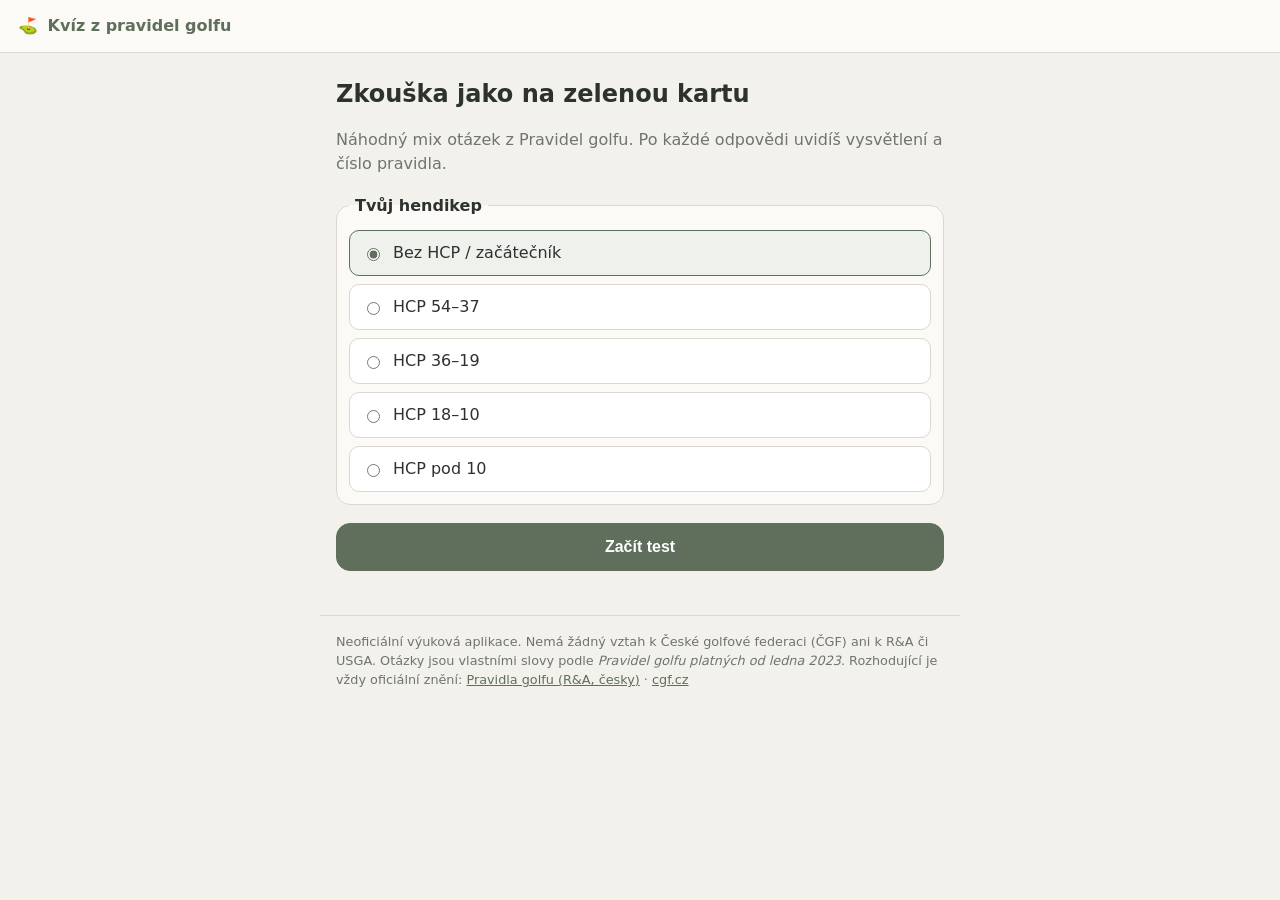
<file: index.html>
<!doctype html>
<html lang="cs">
<head>
<meta charset="utf-8">
<meta name="viewport" content="width=device-width, initial-scale=1, viewport-fit=cover">
<title>Kvíz z pravidel golfu</title>
<meta name="description" content="Neoficiální kvíz z pravidel golfu v češtině – trénink jako na zelenou kartu.">
<meta name="theme-color" content="#5f6f5c">
<link rel="manifest" href="manifest.webmanifest">
<link rel="icon" href="icons/icon.svg" type="image/svg+xml">
<link rel="stylesheet" href="styles.css">
</head>
<body>
<header class="topbar"><span class="logo">⛳</span> Kvíz z pravidel golfu</header>

<!-- Reklamní slot (zatím vypnuto v config.js) -->
<div class="ad-slot" data-ad-slot="top" hidden></div>

<main id="app">
  <section id="screen-start" class="screen">
    <h1>Zkouška jako na zelenou kartu</h1>
    <p class="lead">Náhodný mix otázek z Pravidel golfu. Po každé odpovědi uvidíš vysvětlení a číslo pravidla.</p>
    <fieldset class="hcp">
      <legend>Tvůj hendikep</legend>
      <div id="hcp-options" class="hcp-options"></div>
    </fieldset>
    <button id="btn-start" class="btn primary">Začít test</button>
    <p id="best" class="muted"></p>
    <!-- Místo pro budoucí prémiové režimy (config.features.premium) -->
    <div id="premium-entry" hidden></div>
  </section>

  <section id="screen-quiz" class="screen" hidden>
    <div class="progress"><div id="progress-bar"></div></div>
    <div class="meta"><span id="q-counter"></span><span id="q-topic" class="chip"></span></div>
    <img id="q-img" class="q-img" alt="" hidden>
    <h2 id="q-text"></h2>
    <div id="q-options" class="options"></div>
    <div id="feedback" class="feedback" hidden>
      <p id="fb-title" class="fb-title"></p>
      <p id="fb-text"></p>
      <img id="fb-img" class="fb-img" alt="" loading="lazy" hidden>
      <p class="rule">📖 <span id="fb-rule"></span></p>
    </div>
    <button id="btn-next" class="btn primary" hidden>Další otázka</button>
  </section>

  <section id="screen-result" class="screen" hidden>
    <h1 id="r-title"></h1>
    <div class="score"><span id="r-score"></span><small id="r-pct"></small></div>
    <p id="r-band" class="muted"></p>
    <p class="muted small">Hranice úspěchu <span id="r-threshold"></span> % je naše vlastní, nejde o oficiální kritérium ČGF.</p>
    <div class="ad-slot" data-ad-slot="result" hidden></div>
    <h3 id="r-wrong-title"></h3>
    <div id="r-wrong"></div>
    <button id="btn-restart" class="btn primary">Nový test</button>
    <button id="btn-home" class="btn">Změnit hendikep</button>
  </section>
</main>

<footer class="footer">
  Neoficiální výuková aplikace. Nemá žádný vztah k České golfové federaci (ČGF) ani k R&amp;A či USGA.
  Otázky jsou vlastními slovy podle <em>Pravidel golfu platných od ledna 2023</em>. Rozhodující je vždy oficiální znění:
  <a href="https://www.randa.org/cs-CZ/rog/the-rules-of-golf" target="_blank" rel="noopener">Pravidla golfu (R&amp;A, česky)</a> ·
  <a href="https://www.cgf.cz/" target="_blank" rel="noopener">cgf.cz</a>
</footer>

<script src="config.js"></script>
<script src="app.js"></script>
</body>
</html>
</file>
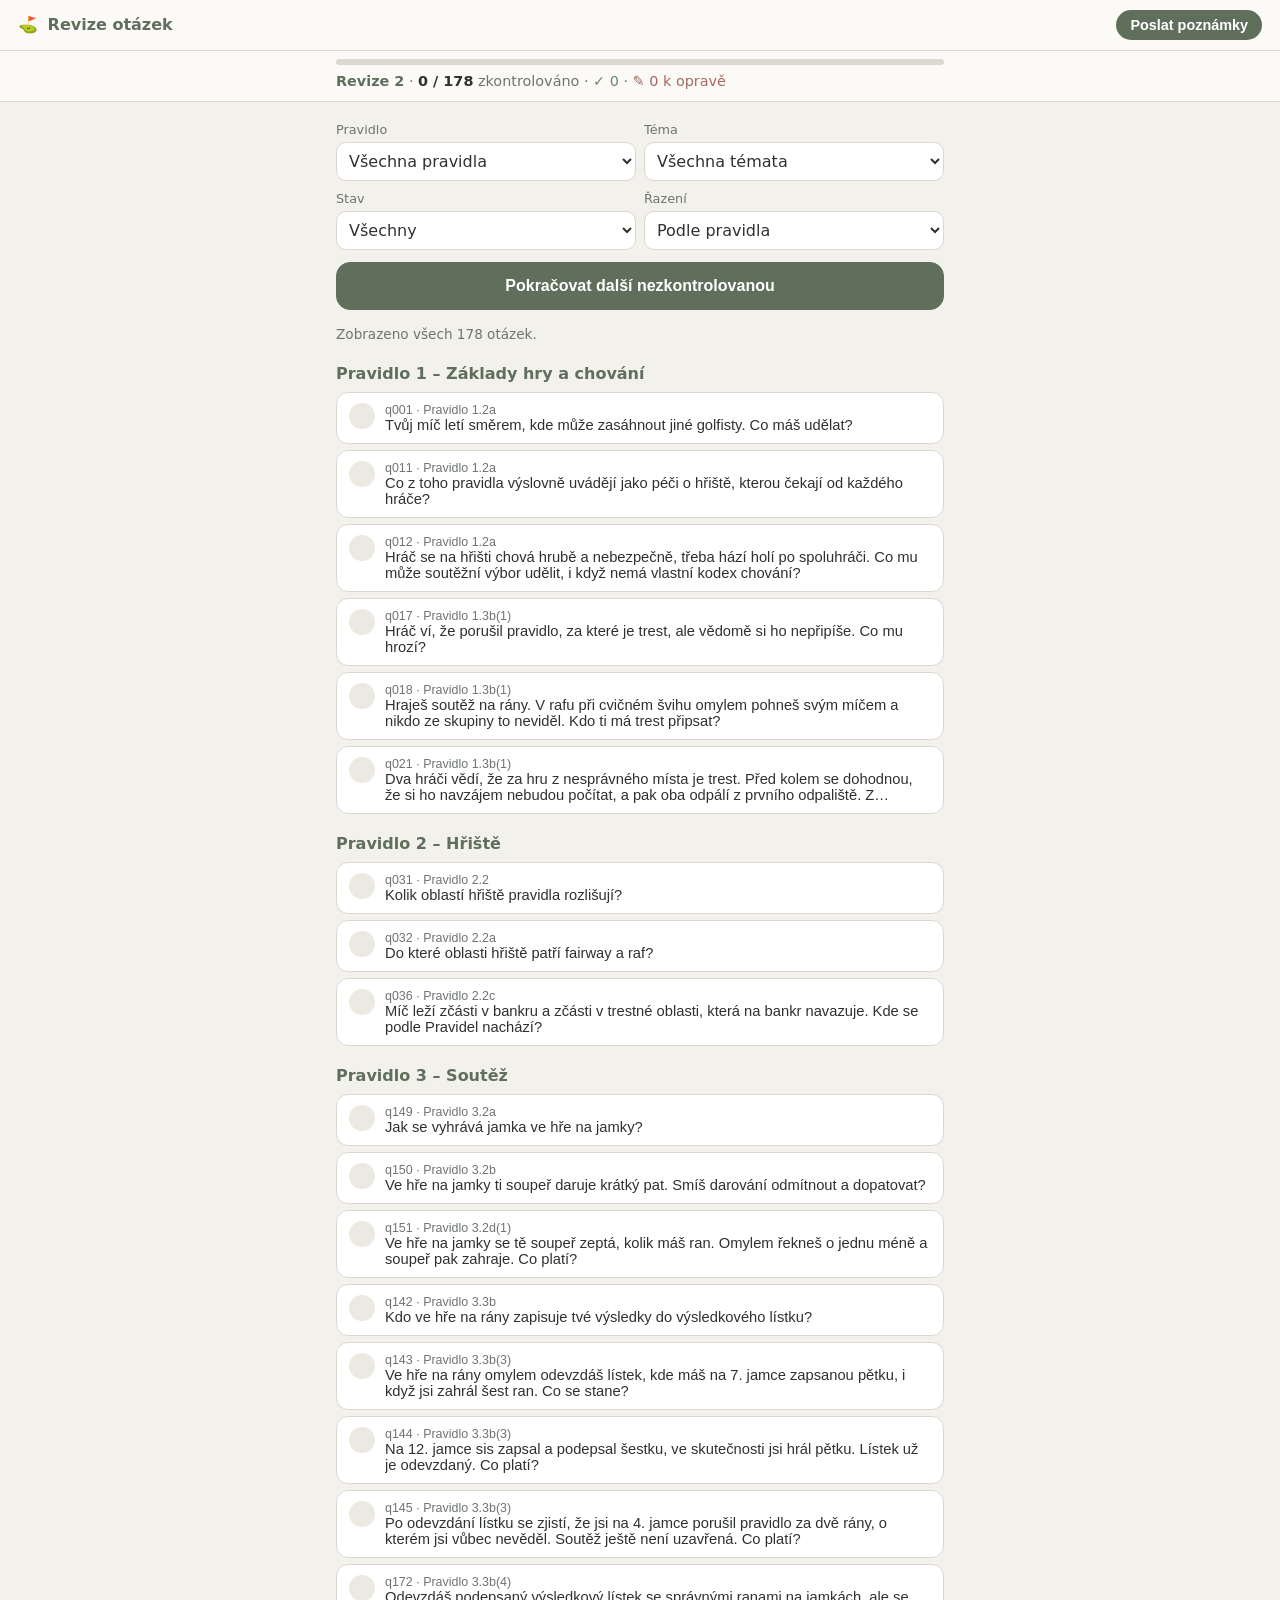
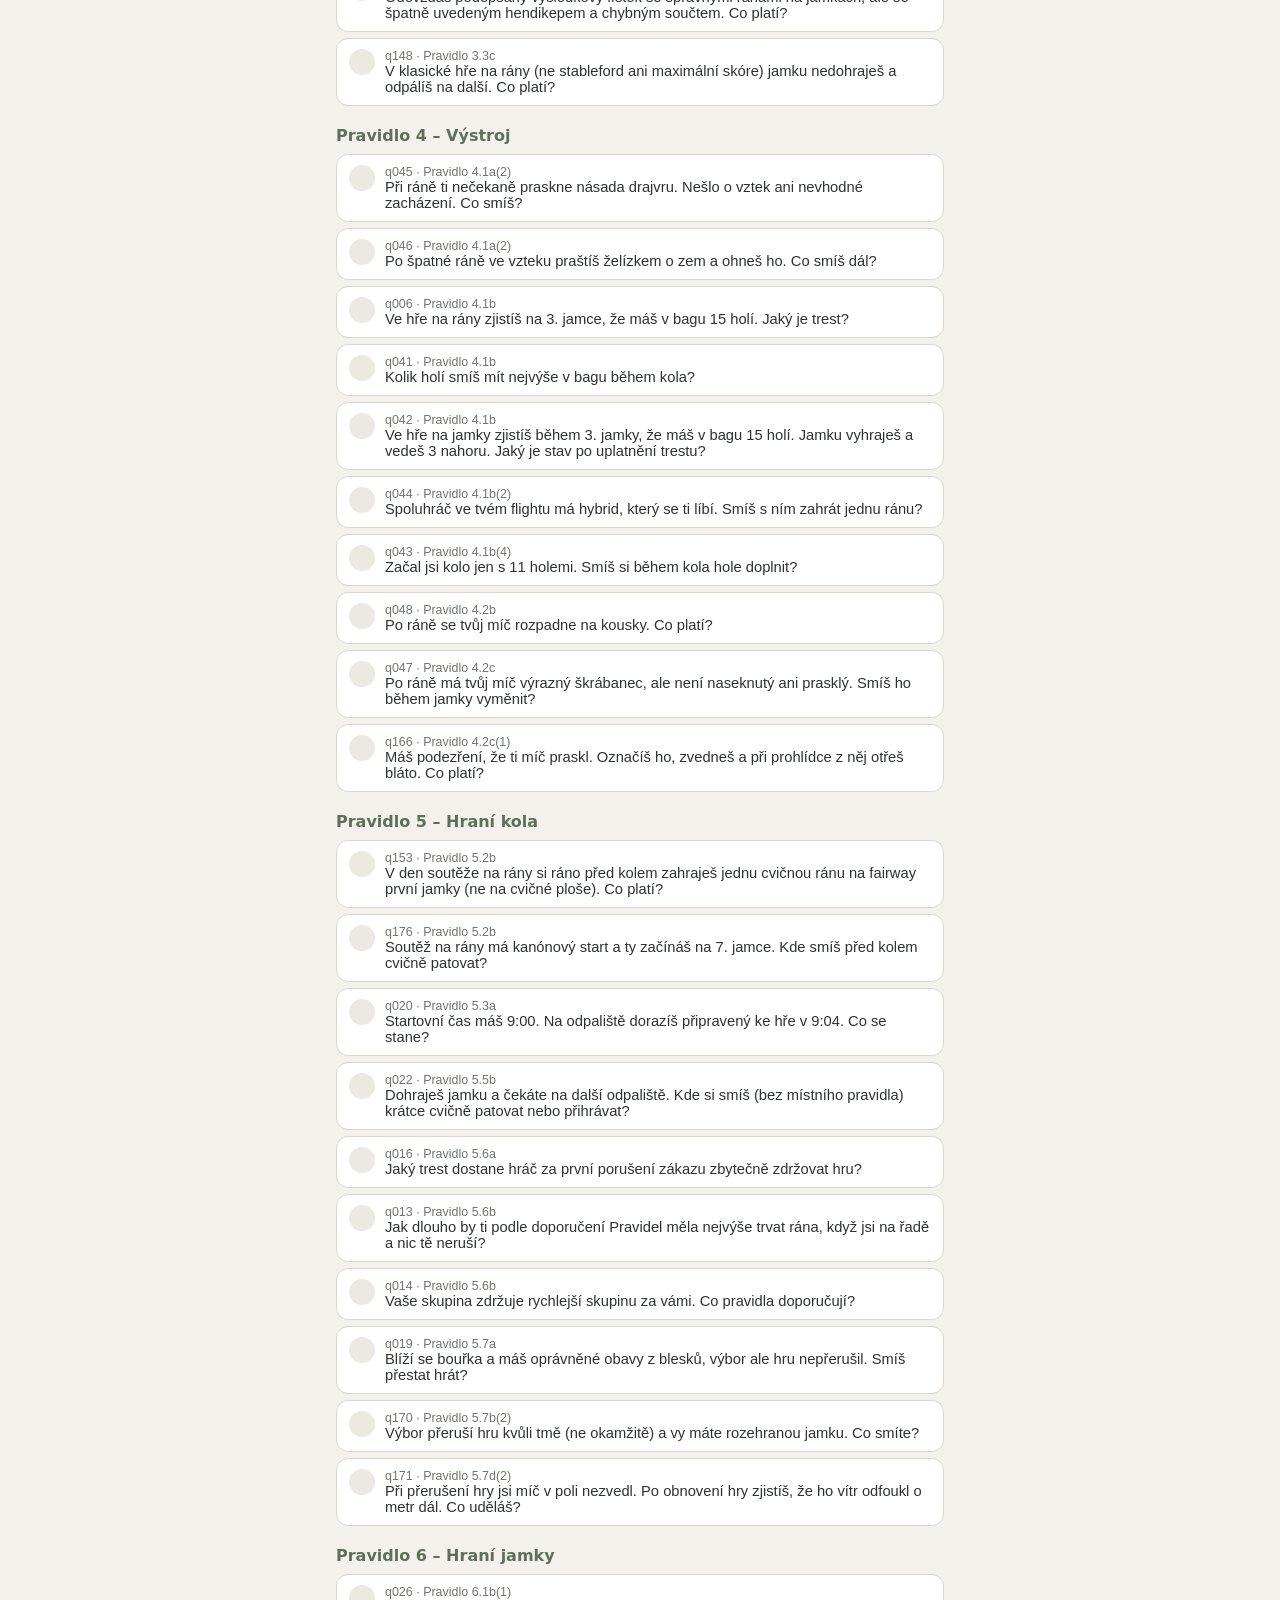
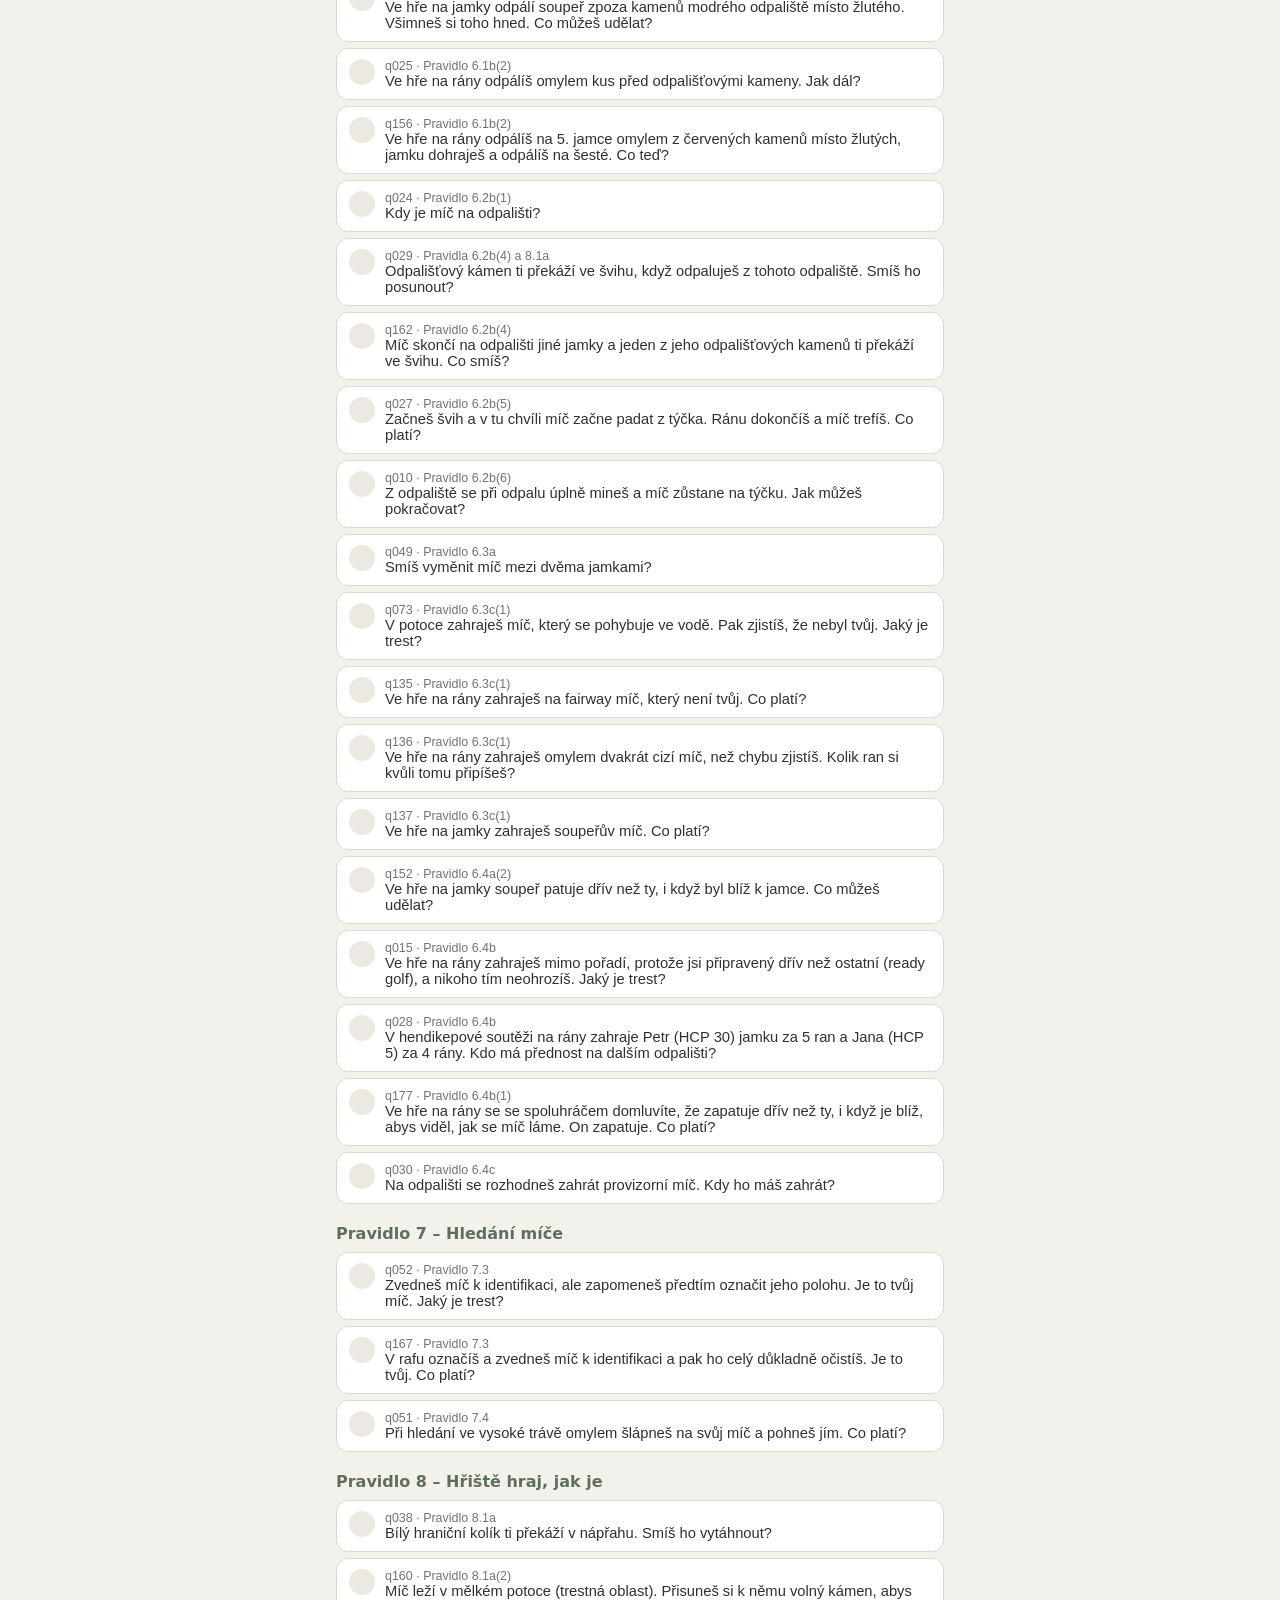
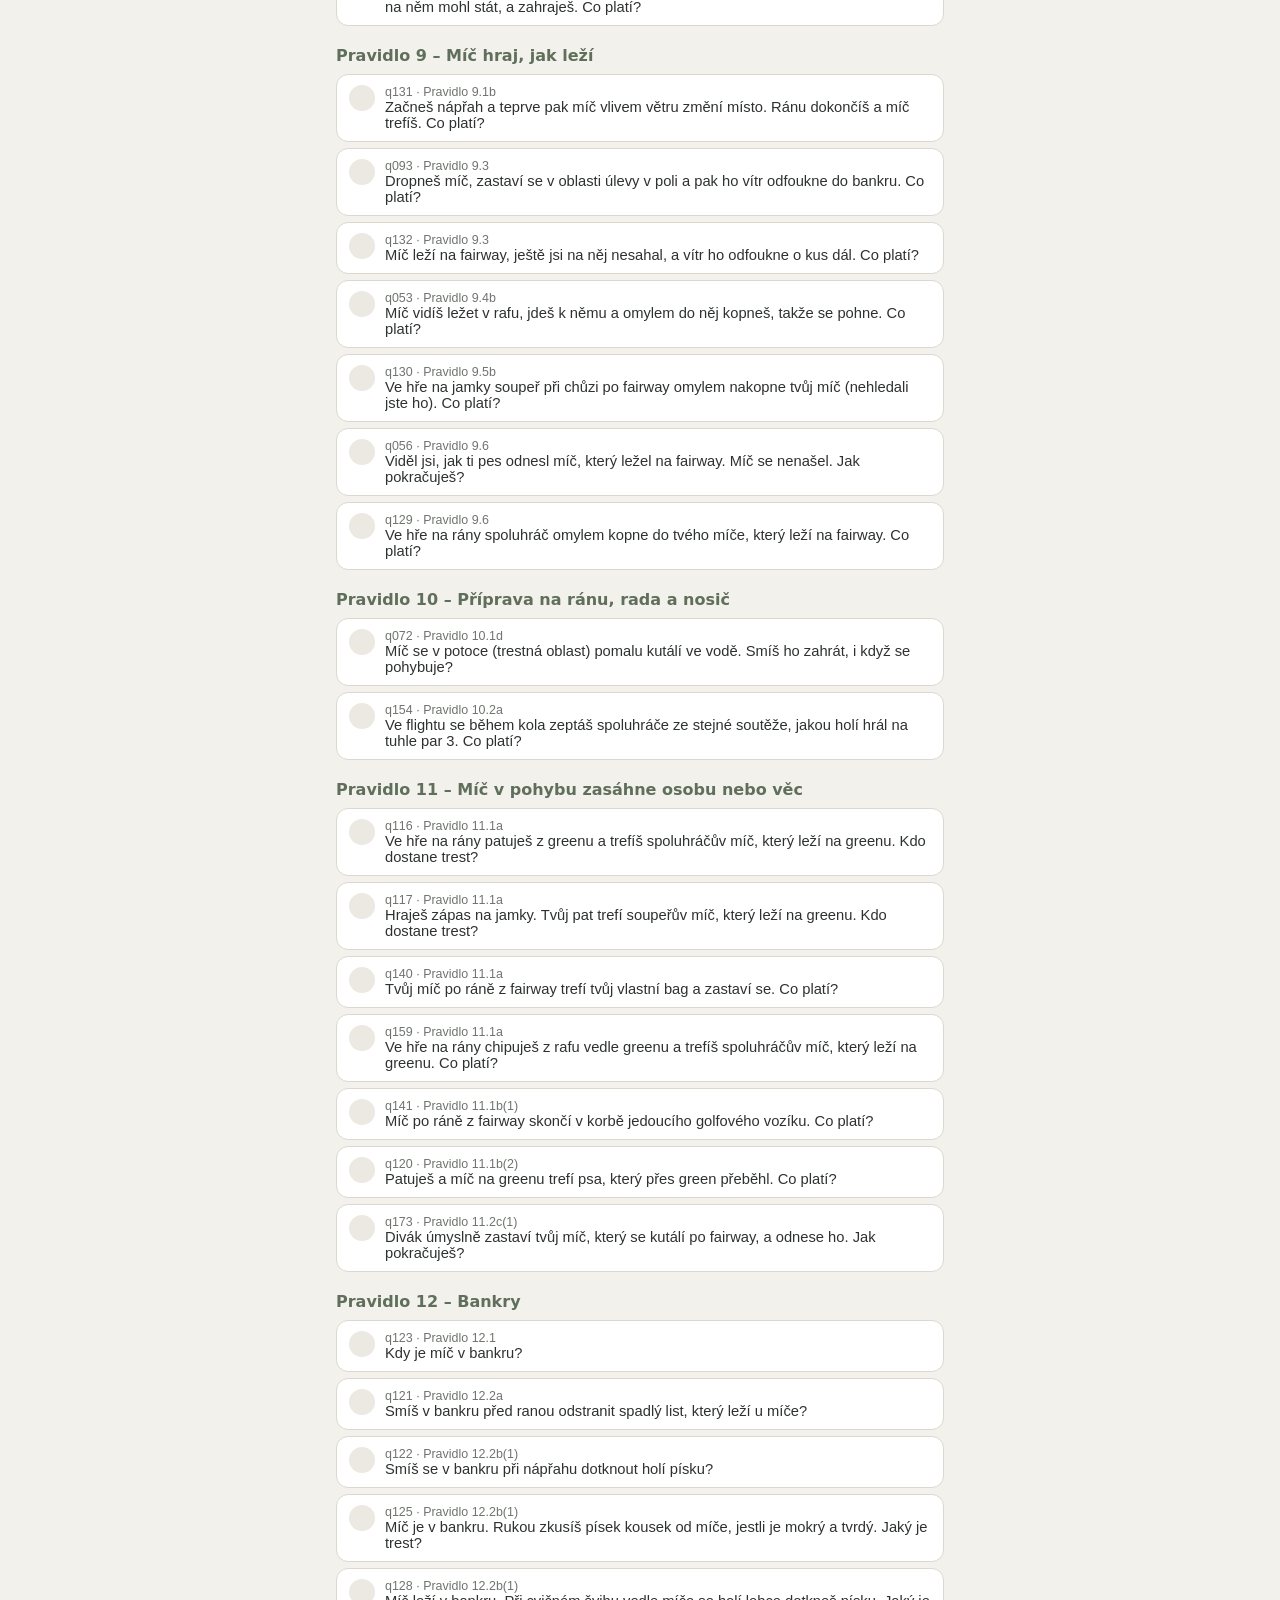
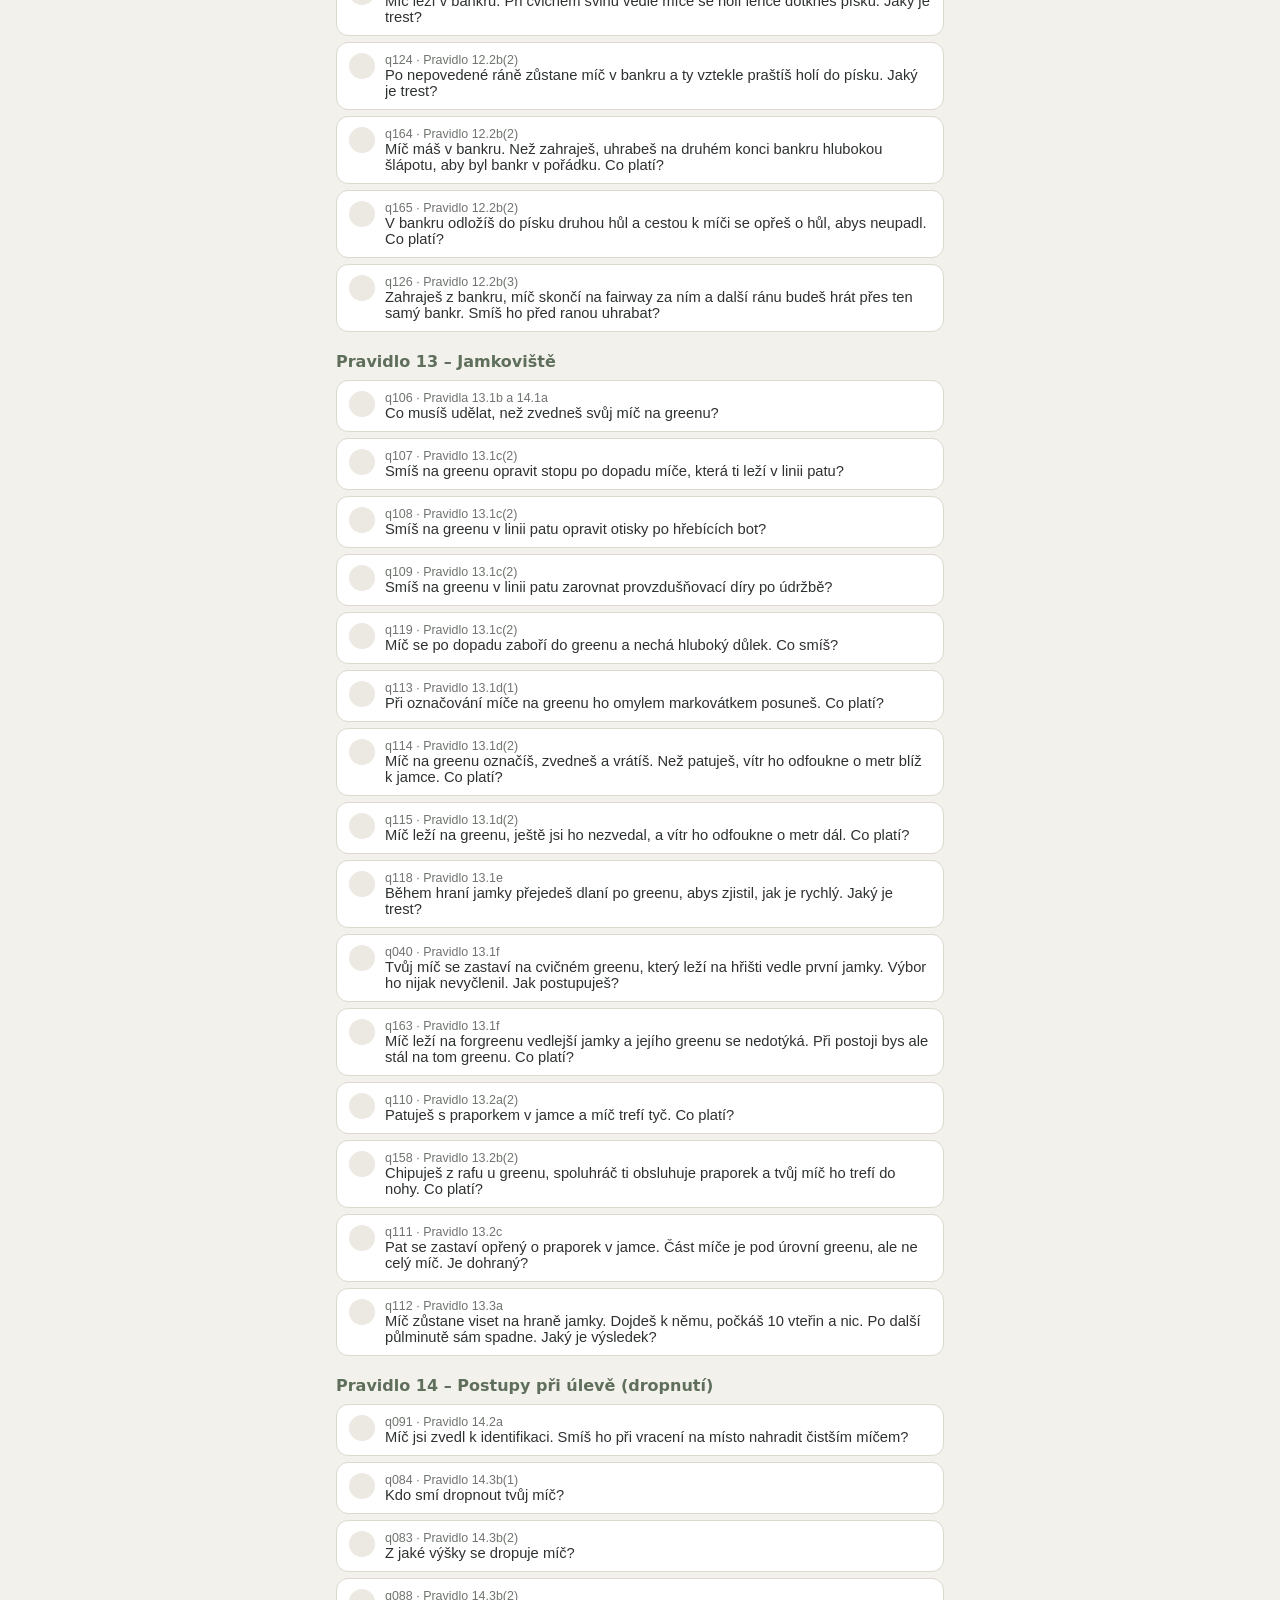
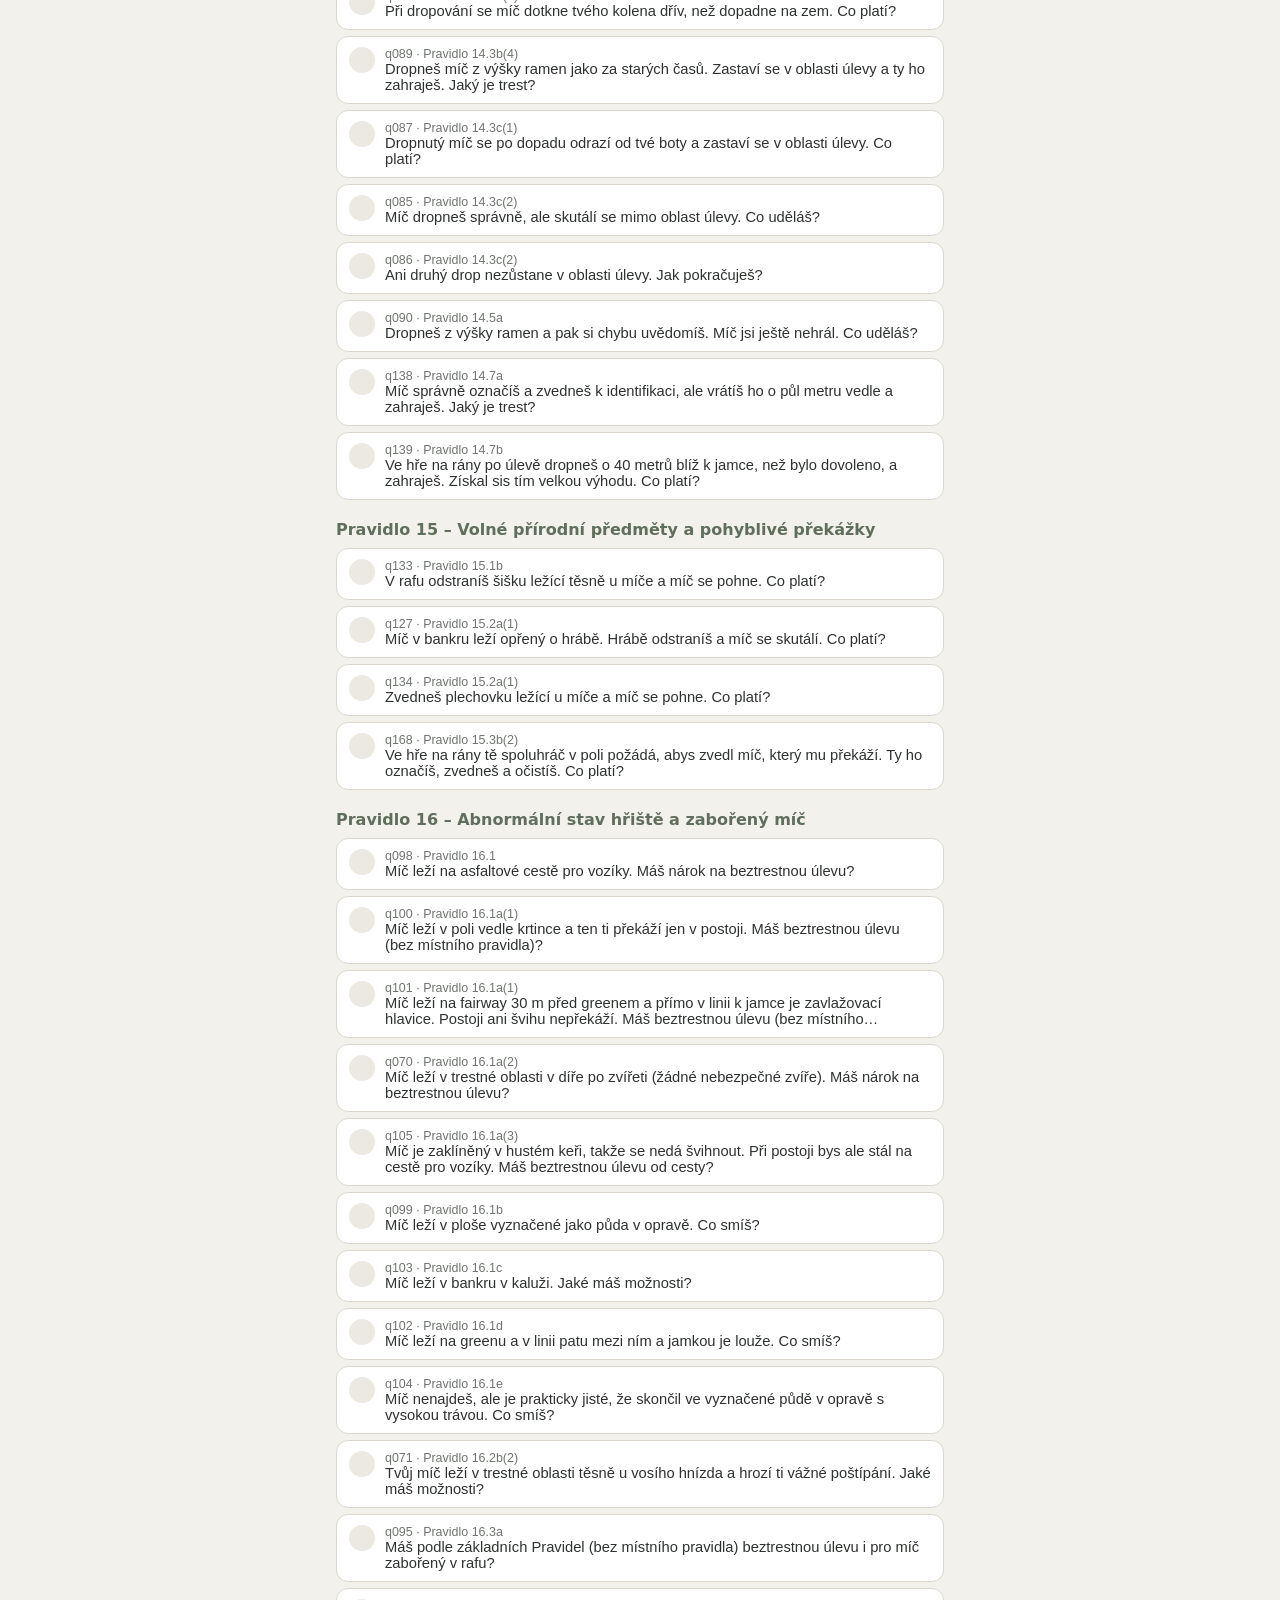
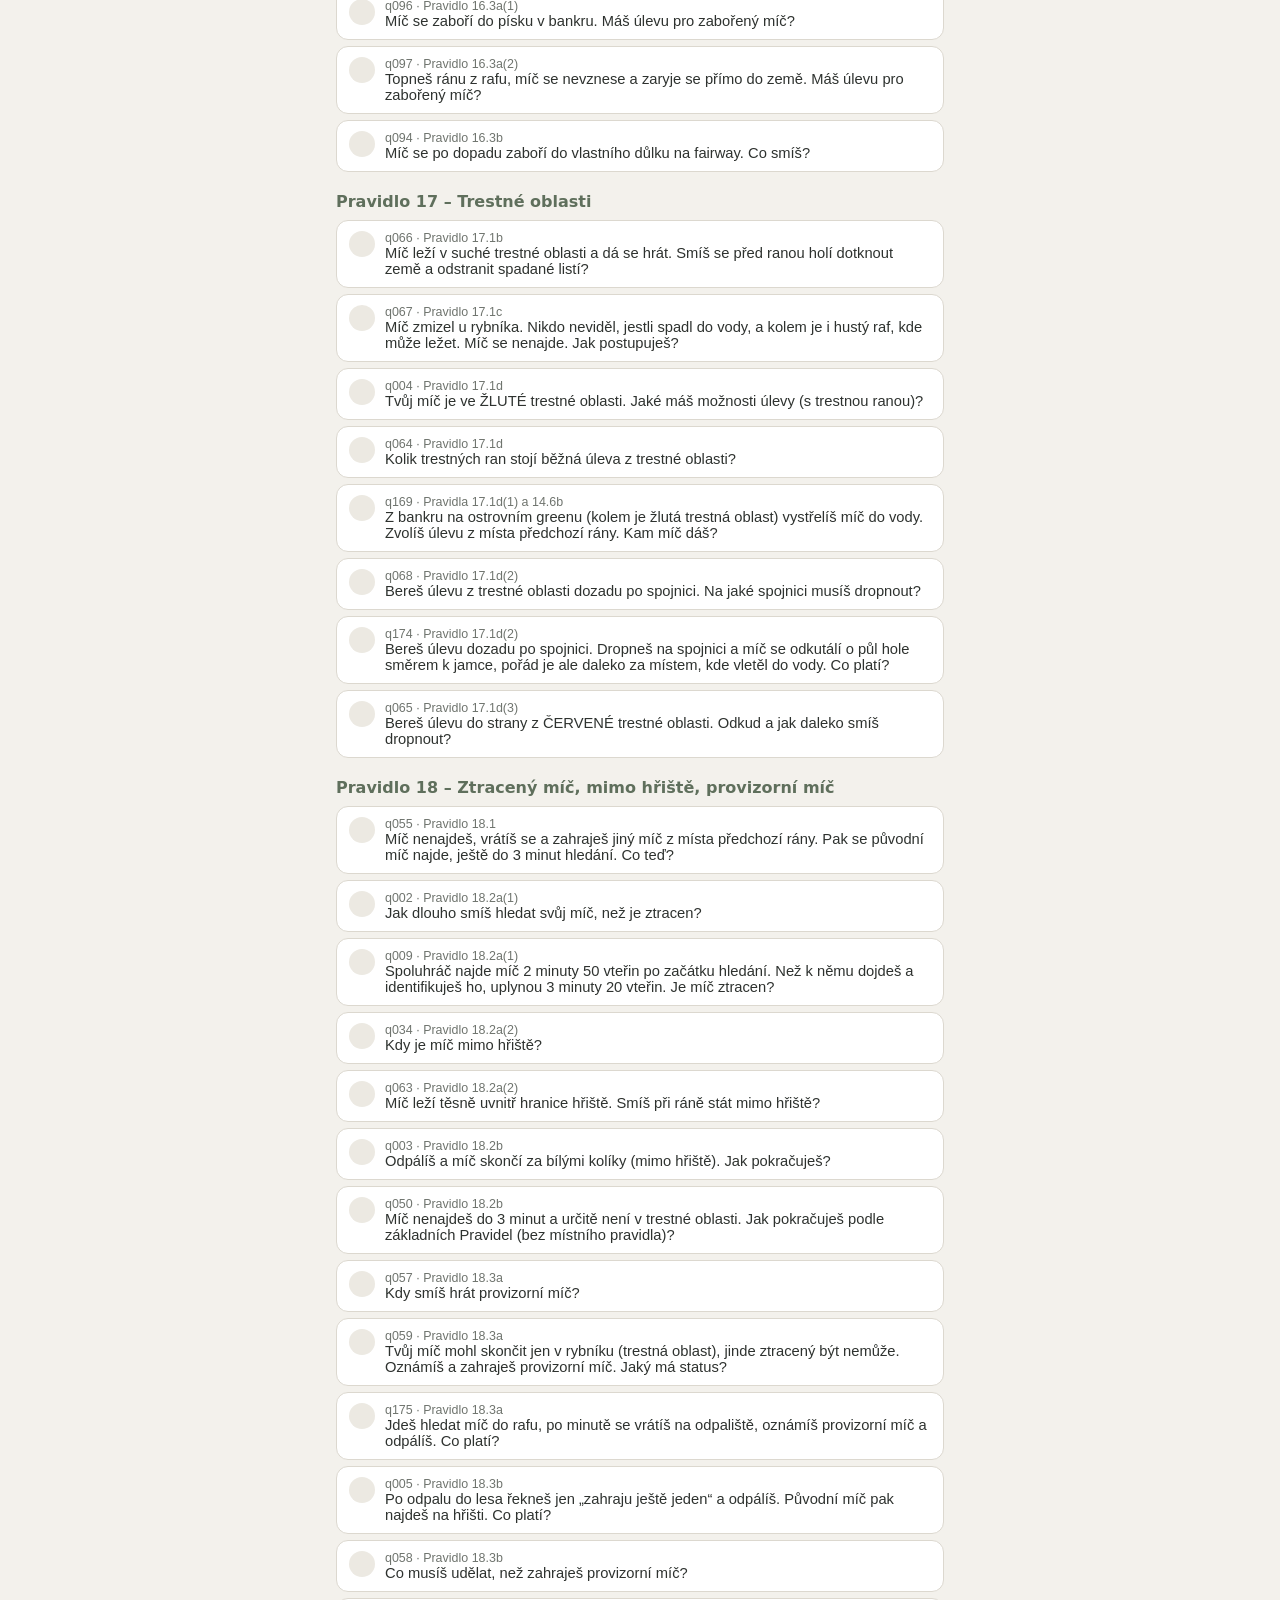
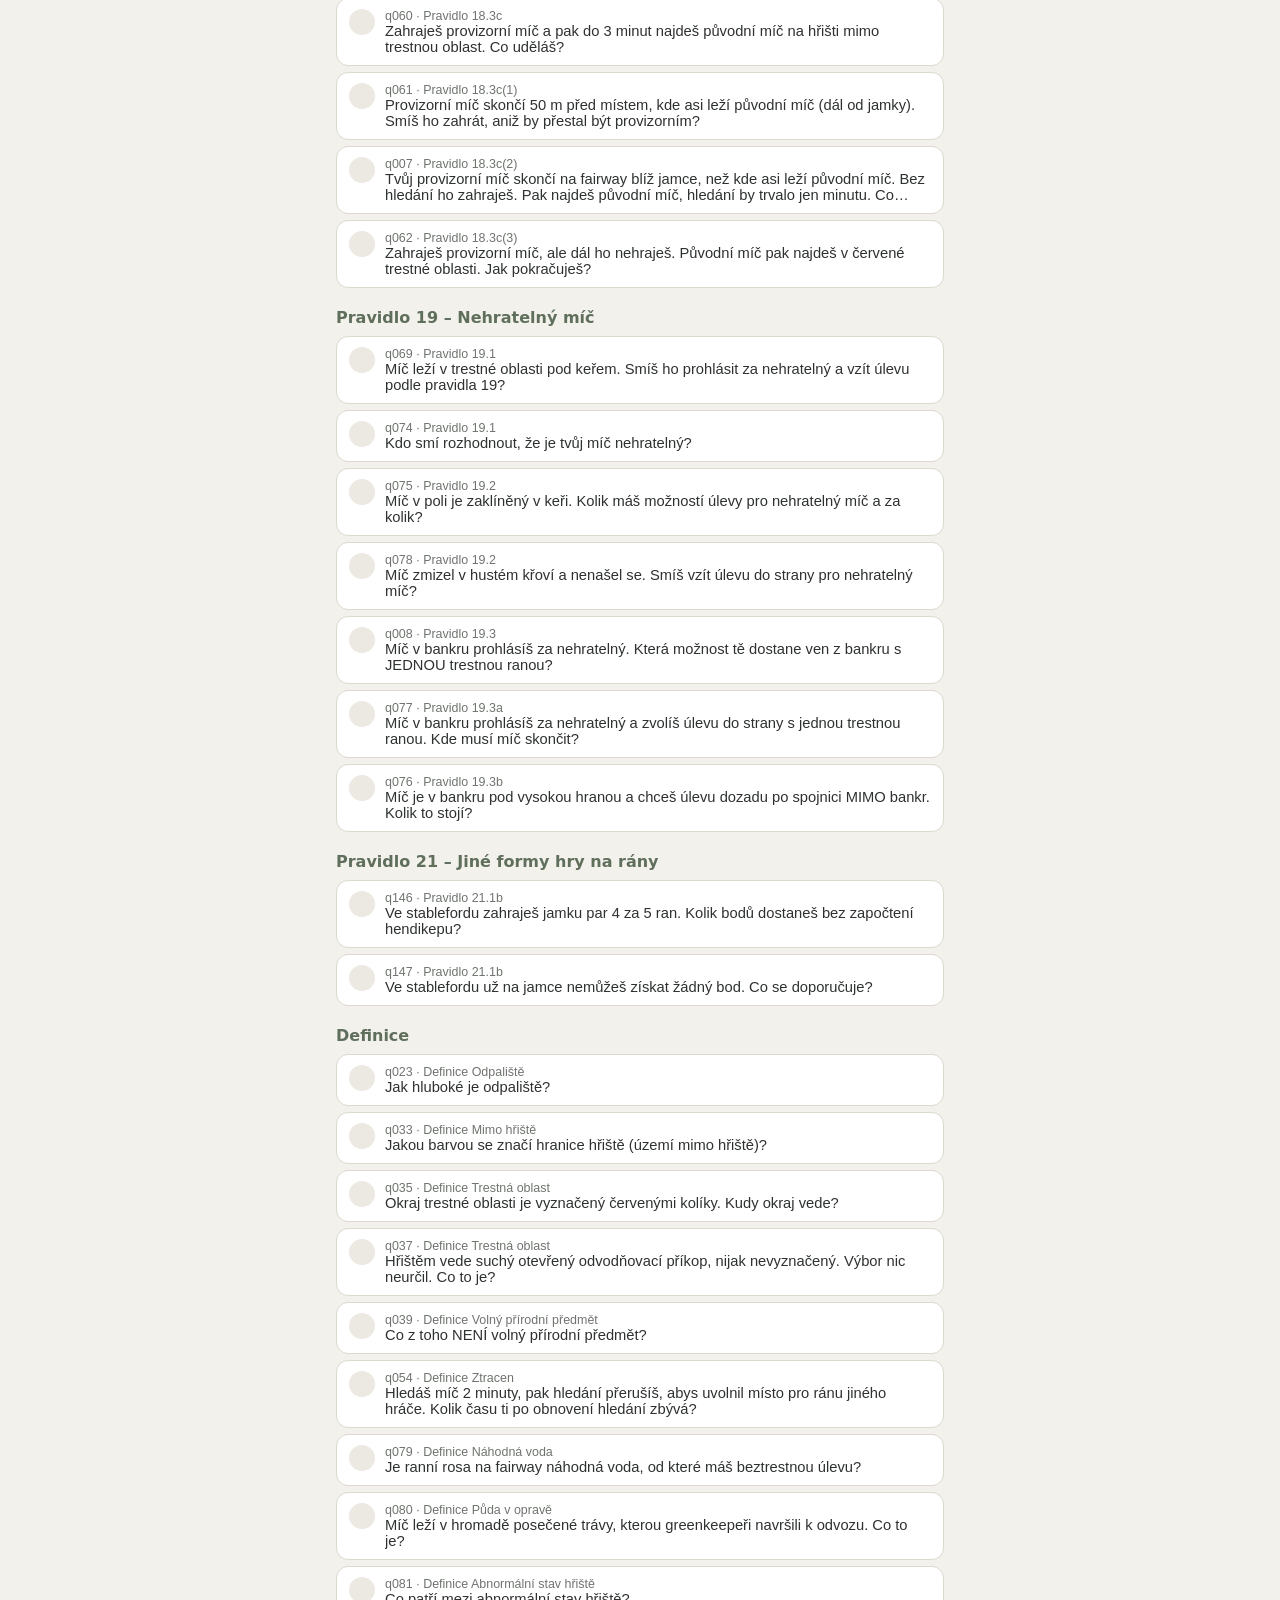
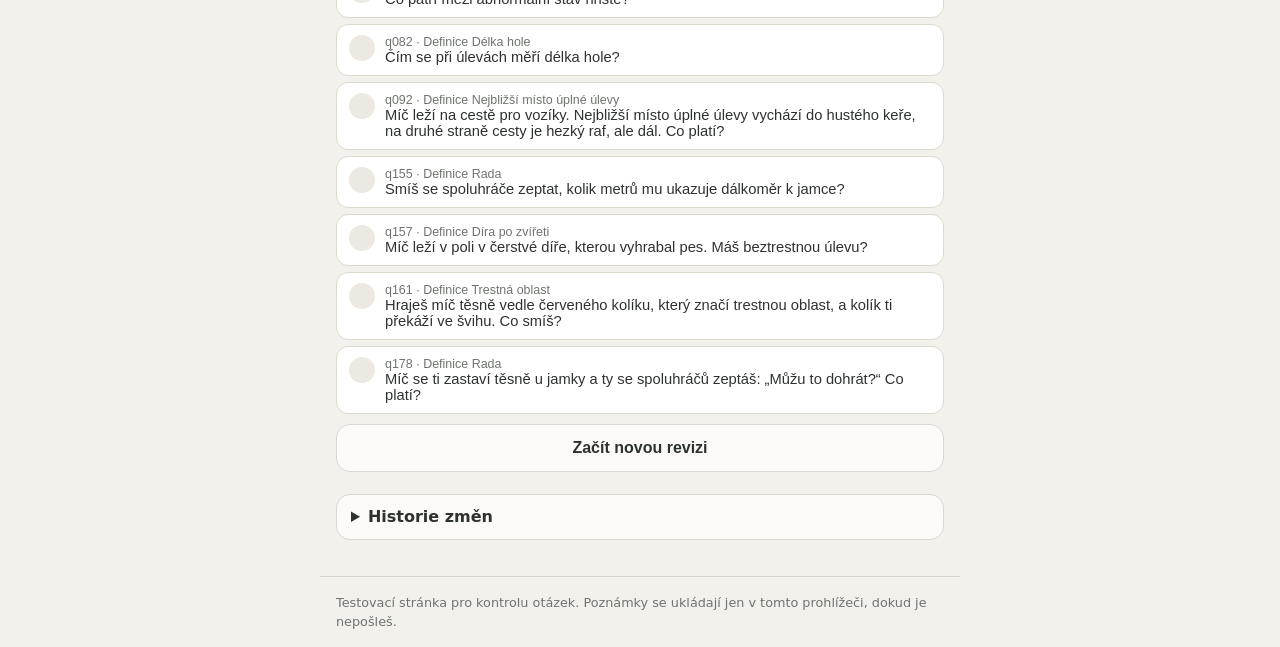
<file: revize/index.html>
<!doctype html>
<html lang="cs">
<head>
<meta charset="utf-8">
<meta name="viewport" content="width=device-width, initial-scale=1, viewport-fit=cover">
<meta name="robots" content="noindex, nofollow">
<title>Revize otázek – golfový kvíz</title>
<meta name="theme-color" content="#5f6f5c">
<link rel="icon" href="../icons/icon.svg" type="image/svg+xml">
<link rel="stylesheet" href="../styles.css">
<link rel="stylesheet" href="revize.css">
</head>
<body>
<div class="rv-sticky">
<header class="topbar rv-top">
  <span><span class="logo">⛳</span> Revize otázek</span>
  <button id="btn-export" class="rv-send" type="button">Poslat poznámky</button>
</header>

<div class="rv-status">
  <div class="rv-status-in">
    <div class="progress"><div id="progress-bar"></div></div>
    <p class="rv-count"><span id="cnt-round" class="rv-round">Revize</span> · <strong id="cnt-done">0 / 0</strong> zkontrolováno · <span class="c-ok">✓ <span id="cnt-ok">0</span></span> · <span class="c-fix">✎ <span id="cnt-fix">0</span> k opravě</span></p>
  </div>
</div>
</div>

<main id="app">
  <p id="loading" class="muted">Načítám otázky…</p>

  <!-- Seznam -->
  <section id="view-list" hidden>
    <div class="rv-filters">
      <label>Pravidlo<select id="f-rule"></select></label>
      <label>Téma<select id="f-topic"></select></label>
      <label>Stav<select id="f-status">
        <option value="">Všechny</option>
        <option value="todo">Nezkontrolované</option>
        <option value="fix">K opravě</option>
        <option value="note">S poznámkou</option>
        <option value="ok">OK</option>
        <option value="changed">Změněné od kontroly</option>
      </select></label>
      <label>Řazení<select id="f-sort">
        <option value="rule">Podle pravidla</option>
        <option value="topic">Podle tématu</option>
        <option value="id">Podle čísla otázky</option>
      </select></label>
    </div>
    <button id="btn-next-todo-list" class="btn primary" type="button">Pokračovat další nezkontrolovanou</button>
    <p id="list-info" class="muted small"></p>
    <div id="list"></div>
    <details id="prev-rounds" class="rv-prev" hidden>
      <summary>Předchozí revize</summary>
      <p class="muted small">Tvoje kontroly a poznámky z dřívějších kol. Jen ke čtení, dají se dál zkopírovat nebo stáhnout.</p>
      <div id="prev-list"></div>
    </details>
    <button id="btn-new-round" class="btn rv-new-round" type="button">Začít novou revizi</button>
  </section>

  <!-- Detail otázky -->
  <section id="view-q" hidden>
    <div class="rv-nav-top">
      <button id="btn-list" class="rv-link" type="button">← Seznam</button>
      <span id="q-pos" class="muted small"></span>
    </div>
    <div class="meta"><span id="q-id"></span><span id="q-topic" class="chip"></span></div>
    <p class="rv-rule">📖 <span id="q-rule"></span> · <span id="q-diff"></span> <span id="q-changed" class="rv-changed" hidden>Otázka se od tvé kontroly změnila</span></p>
    <img id="q-img" class="q-img" alt="" hidden>
    <figure id="q-photo-box" class="rv-photo" hidden>
      <figcaption class="rv-photo-cap">📷 Nová fotka (návrh, v kvízu zatím není)</figcaption>
      <img id="q-photo" alt="" loading="lazy">
      <p class="rv-photo-links"><a id="q-rules-fig" href="#" target="_blank" rel="noopener" hidden></a><span id="q-no-fig" class="muted small" hidden>V pravidlech k této situaci obrázek není.</span>
      <button id="btn-photo-note" class="rv-link" type="button">✎ Poznámka k fotce</button></p>
    </figure>
    <h2 id="q-text"></h2>
    <label class="rv-toggle"><input type="checkbox" id="t-guess"> Nejdřív si tipni (odpověď se ukáže až po výběru)</label>
    <div id="q-options" class="options"></div>
    <button id="btn-reveal" class="btn" type="button" hidden>Ukázat odpověď</button>
    <div id="feedback" class="feedback ok" hidden>
      <p id="fb-title" class="fb-title"></p>
      <p id="fb-text"></p>
      <img id="fb-img" class="fb-img" alt="" loading="lazy" hidden>
    </div>

    <div class="rv-review">
      <p class="rv-review-title">Tvoje kontrola</p>
      <div class="rv-status-btns">
        <button id="s-ok" class="rv-sbtn ok" type="button">✓ OK</button>
        <button id="s-fix" class="rv-sbtn fix" type="button">✎ Opravit</button>
      </div>
      <label for="comment" class="rv-label">Poznámka k opravě</label>
      <textarea id="comment" rows="4" placeholder="Co je špatně a jak by to mělo znít? Např. „Možnost C je taky správně podle 16.1b“"></textarea>
      <p id="saved" class="muted small rv-saved">&nbsp;</p>
      <div id="q-prev" class="rv-qprev muted small" hidden></div>
    </div>

    <div class="rv-nav">
      <button id="btn-prev" class="btn" type="button">← Předchozí</button>
      <button id="btn-next" class="btn" type="button">Další →</button>
    </div>
    <button id="btn-next-todo" class="btn primary" type="button">Další nezkontrolovaná</button>
  </section>

  <!-- Export -->
  <section id="view-export" hidden>
    <div class="rv-nav-top"><button id="btn-export-back" class="rv-link" type="button">← Zpět</button></div>
    <h1>Poslat poznámky</h1>
    <p class="muted">V textu jsou jen otázky označené „Opravit“ nebo s poznámkou. Pošli ho Golfisovi do chatu, opravy pak udělá v kvízu.</p>
    <textarea id="export-text" rows="12" readonly></textarea>
    <button id="btn-share" class="btn primary" type="button" hidden>Sdílet…</button>
    <button id="btn-copy" class="btn primary" type="button">Zkopírovat text</button>
    <p id="copy-info" class="muted small">&nbsp;</p>
    <button id="btn-dl-txt" class="btn" type="button">Stáhnout jako .txt</button>
    <button id="btn-dl-json" class="btn" type="button">Stáhnout zálohu (.json)</button>
    <h3>Obnovit ze zálohy</h3>
    <p class="muted small">Nahraj dříve stažený .json. Poznámky se sloučí, u stejné otázky vyhraje novější úprava.</p>
    <input id="import-file" type="file" accept=".json,application/json">
    <p id="import-info" class="muted small">&nbsp;</p>
    <h3>Začít znovu</h3>
    <button id="btn-reset" class="btn rv-danger" type="button">Smazat moje kontroly v aktuální revizi</button>
  </section>
  <details id="changelog" class="rv-changelog" hidden>
    <summary>Historie změn</summary>
    <div id="changelog-list"></div>
  </details>
</main>

<footer class="footer">Testovací stránka pro kontrolu otázek. Poznámky se ukládají jen v tomto prohlížeči, dokud je nepošleš.</footer>
<script src="revize.js"></script>
</body>
</html>
</file>
<file: styles.css>
[hidden]{display:none!important}
:root{--bg:#f3f1ec;--card:#fbfaf7;--ink:#2e322f;--muted:#6f746e;--accent:#5f6f5c;--accent-ink:#fff;--line:#dcd8cf;--ok:#6b8a67;--ok-bg:#e6ede3;--bad:#a46a5f;--bad-bg:#f2e4e0;--radius:14px}
*{box-sizing:border-box}
html,body{margin:0;background:var(--bg);color:var(--ink);font:16px/1.5 system-ui,-apple-system,"Segoe UI",Roboto,sans-serif}
.topbar{padding:14px 18px;font-weight:600;color:var(--accent);border-bottom:1px solid var(--line);background:var(--card)}
.logo{margin-right:4px}
main{max-width:640px;margin:0 auto;padding:18px 16px 28px}
h1{font-size:1.5rem;margin:.2em 0 .4em}
h2{font-size:1.15rem;line-height:1.4;margin:.6em 0 1em}
.lead{color:var(--muted)}
.muted{color:var(--muted)}.small{font-size:.85rem}
.hcp{border:1px solid var(--line);border-radius:var(--radius);padding:12px;margin:18px 0;background:var(--card)}
.hcp legend{padding:0 6px;font-weight:600}
.hcp-options{display:grid;gap:8px}
.hcp-opt{display:flex;align-items:center;gap:10px;padding:10px 12px;border:1px solid var(--line);border-radius:10px;cursor:pointer;background:#fff}
.hcp-opt:has(input:checked){border-color:var(--accent);background:#eef1ec}
.hcp-opt input{accent-color:var(--accent)}
.btn{display:block;width:100%;padding:14px;margin-top:12px;border-radius:var(--radius);border:1px solid var(--line);background:var(--card);color:var(--ink);font-size:1rem;font-weight:600;cursor:pointer}
.btn.primary{background:var(--accent);border-color:var(--accent);color:var(--accent-ink)}
.btn:disabled{opacity:.5}
.progress{height:6px;background:var(--line);border-radius:6px;overflow:hidden}
#progress-bar{height:100%;width:0;background:var(--accent);transition:width .3s}
.meta{display:flex;justify-content:space-between;align-items:center;margin-top:12px;color:var(--muted);font-size:.9rem;gap:8px}
.chip{background:#e7e4dc;border-radius:999px;padding:2px 10px;font-size:.8rem;text-align:right}
.options{display:grid;gap:10px}
.opt{display:flex;gap:12px;align-items:flex-start;text-align:left;padding:12px 14px;border:1px solid var(--line);border-radius:var(--radius);background:#fff;color:var(--ink);font-size:.98rem;cursor:pointer}
.opt .key{flex:none;width:26px;height:26px;border-radius:50%;background:#ece9e2;display:grid;place-items:center;font-weight:600;font-size:.85rem}
.opt.correct{border-color:var(--ok);background:var(--ok-bg)}
.opt.correct .key{background:var(--ok);color:#fff}
.opt.wrong{border-color:var(--bad);background:var(--bad-bg)}
.opt.wrong .key{background:var(--bad);color:#fff}
.opt:disabled{cursor:default}
.feedback{margin-top:14px;padding:12px 14px;border-radius:var(--radius);border-left:4px solid var(--line);background:var(--card)}
.feedback.ok{border-left-color:var(--ok)}.feedback.bad{border-left-color:var(--bad)}
.fb-title{font-weight:700;margin:0 0 4px}
.feedback.ok .fb-title{color:var(--ok)}.feedback.bad .fb-title{color:var(--bad)}
.rule{color:var(--muted);font-size:.9rem;margin:.4em 0 0}
.score{font-size:2.6rem;font-weight:700;color:var(--accent);display:flex;align-items:baseline;gap:12px}
.score small{font-size:1.1rem;color:var(--muted)}
.review{background:var(--card);border:1px solid var(--line);border-radius:var(--radius);padding:12px 14px;margin:10px 0}
.review p{margin:.3em 0}.rq{font-weight:600}.rbad{color:var(--bad)}.rok{color:var(--ok)}.rexp{font-size:.95rem}
.ad-slot{max-width:640px;margin:10px auto;min-height:90px;border:1px dashed var(--line);border-radius:10px}
.footer{max-width:640px;margin:0 auto;padding:16px;color:var(--muted);font-size:.8rem;border-top:1px solid var(--line)}
.footer a{color:var(--accent)}

.fb-img{display:block;width:100%;height:auto;margin:10px 0 4px;border-radius:10px}
.fb-img[hidden]{display:none}
.q-img{display:block;width:100%;height:auto;margin:4px 0 12px;border-radius:12px}
.q-img[hidden]{display:none}

/* Otázky se dvěma možnostmi (Ano / Ne) vedle sebe */
.options.n2{grid-template-columns:1fr 1fr}
.options.n2 .opt{justify-content:center;align-items:center;padding:16px 14px;font-weight:600}
.options.n2 .key{display:none}
</file>
<file: revize/revize.css>
.rv-sticky{position:sticky;top:0;z-index:5}
.rv-top{display:flex;justify-content:space-between;align-items:center;gap:10px;padding-top:10px;padding-bottom:10px}
.rv-send{background:var(--accent);color:#fff;border:0;border-radius:999px;padding:7px 14px;font-weight:600;font-size:.9rem;cursor:pointer}
.rv-status{background:var(--card);border-bottom:1px solid var(--line)}
.rv-status-in{max-width:640px;margin:0 auto;padding:8px 16px}
.rv-count{margin:6px 0 0;font-size:.9rem;color:var(--muted)}
.rv-count strong{color:var(--ink)}
.c-ok{color:var(--ok)}.c-fix{color:var(--bad)}
.rv-filters{display:grid;grid-template-columns:1fr 1fr;gap:8px}
.rv-filters label{display:flex;flex-direction:column;font-size:.8rem;color:var(--muted);gap:3px}
select,textarea,input[type=file]{font:inherit;font-size:16px;color:var(--ink)}
select{padding:8px;border:1px solid var(--line);border-radius:10px;background:#fff;width:100%}
.rv-group{margin:18px 0 6px;font-size:1rem;color:var(--accent)}
.rv-row{display:flex;gap:10px;align-items:flex-start;width:100%;text-align:left;padding:10px 12px;margin:6px 0;border:1px solid var(--line);border-radius:12px;background:#fff;color:var(--ink);font-size:.92rem;cursor:pointer}
.rv-row .mk{flex:none;width:26px;height:26px;border-radius:50%;display:grid;place-items:center;font-size:.85rem;background:#ece9e2;color:var(--muted)}
.rv-row.ok .mk{background:var(--ok);color:#fff}
.rv-row.fix .mk{background:var(--bad);color:#fff}
.rv-row .tx{flex:1;min-width:0}
.rv-row .id{display:block;font-size:.78rem;color:var(--muted)}
.rv-row .qq{display:-webkit-box;-webkit-line-clamp:2;-webkit-box-orient:vertical;overflow:hidden}
.rv-row .cm{display:block;font-size:.8rem;color:var(--bad);margin-top:2px;white-space:nowrap;overflow:hidden;text-overflow:ellipsis}
.rv-nav-top{display:flex;justify-content:space-between;align-items:center}
.rv-link{background:none;border:0;color:var(--accent);font-weight:600;font-size:.95rem;padding:6px 0;cursor:pointer}
.rv-rule{color:var(--muted);font-size:.9rem;margin:.5em 0}
.rv-changed{display:inline-block;margin-top:4px;background:#f6ecd2;color:#7a5b16;border-radius:999px;padding:1px 9px;font-size:.78rem}
.rv-toggle{display:flex;gap:8px;align-items:center;font-size:.88rem;color:var(--muted);margin:-4px 0 12px}
.rv-toggle input{accent-color:var(--accent);width:18px;height:18px}
.opt.dim{opacity:.6}
.rv-review{margin-top:18px;padding:12px 14px;border:1px solid var(--line);border-radius:var(--radius);background:var(--card)}
.rv-review-title{margin:0 0 8px;font-weight:700}
.rv-status-btns{display:grid;grid-template-columns:1fr 1fr;gap:8px}
.rv-sbtn{padding:12px;border-radius:12px;border:1px solid var(--line);background:#fff;font-size:1rem;font-weight:600;color:var(--ink);cursor:pointer}
.rv-sbtn.ok.on{background:var(--ok);border-color:var(--ok);color:#fff}
.rv-sbtn.fix.on{background:var(--bad);border-color:var(--bad);color:#fff}
.rv-label{display:block;margin:12px 0 4px;font-weight:600;font-size:.92rem}
textarea{width:100%;padding:10px;border:1px solid var(--line);border-radius:10px;background:#fff;resize:vertical}
.rv-saved{margin:4px 0 0;min-height:1.2em}
.rv-nav{display:grid;grid-template-columns:1fr 1fr;gap:8px}
.rv-danger{color:var(--bad);border-color:var(--bad)}
#export-text{font-size:.85rem;font-family:ui-monospace,Menlo,monospace}
.rv-photo{margin:10px 0 14px;padding:0}
.rv-photo-cap{font-size:.82rem;color:var(--muted);margin-bottom:4px}
.rv-photo img{display:block;width:100%;aspect-ratio:4/3;object-fit:cover;border-radius:var(--radius);background:#e7e4dc}
.rv-photo-links{display:flex;flex-wrap:wrap;justify-content:space-between;align-items:center;gap:6px 12px;margin:6px 0 0;font-size:.9rem}
.rv-photo-links a{color:var(--accent);font-weight:600}
.rv-round{font-weight:700;color:var(--accent)}
.rv-prev,.rv-changelog{margin:22px 0 8px;padding:10px 14px;border:1px solid var(--line);border-radius:var(--radius);background:var(--card)}
.rv-prev summary,.rv-changelog summary{font-weight:700;cursor:pointer}
.rv-prev h4,.rv-changelog h4{margin:14px 0 6px;font-size:.95rem}
.rv-prev-item{margin:4px 0;font-size:.88rem}
.rv-prev-item a{font-weight:600;color:var(--accent)}
.rv-changelog ul{margin:0 0 6px;padding-left:20px;font-size:.9rem}
.rv-new-round{margin-top:10px}
.rv-qprev{margin-top:6px}.rv-qprev p{margin:2px 0}
</file>
